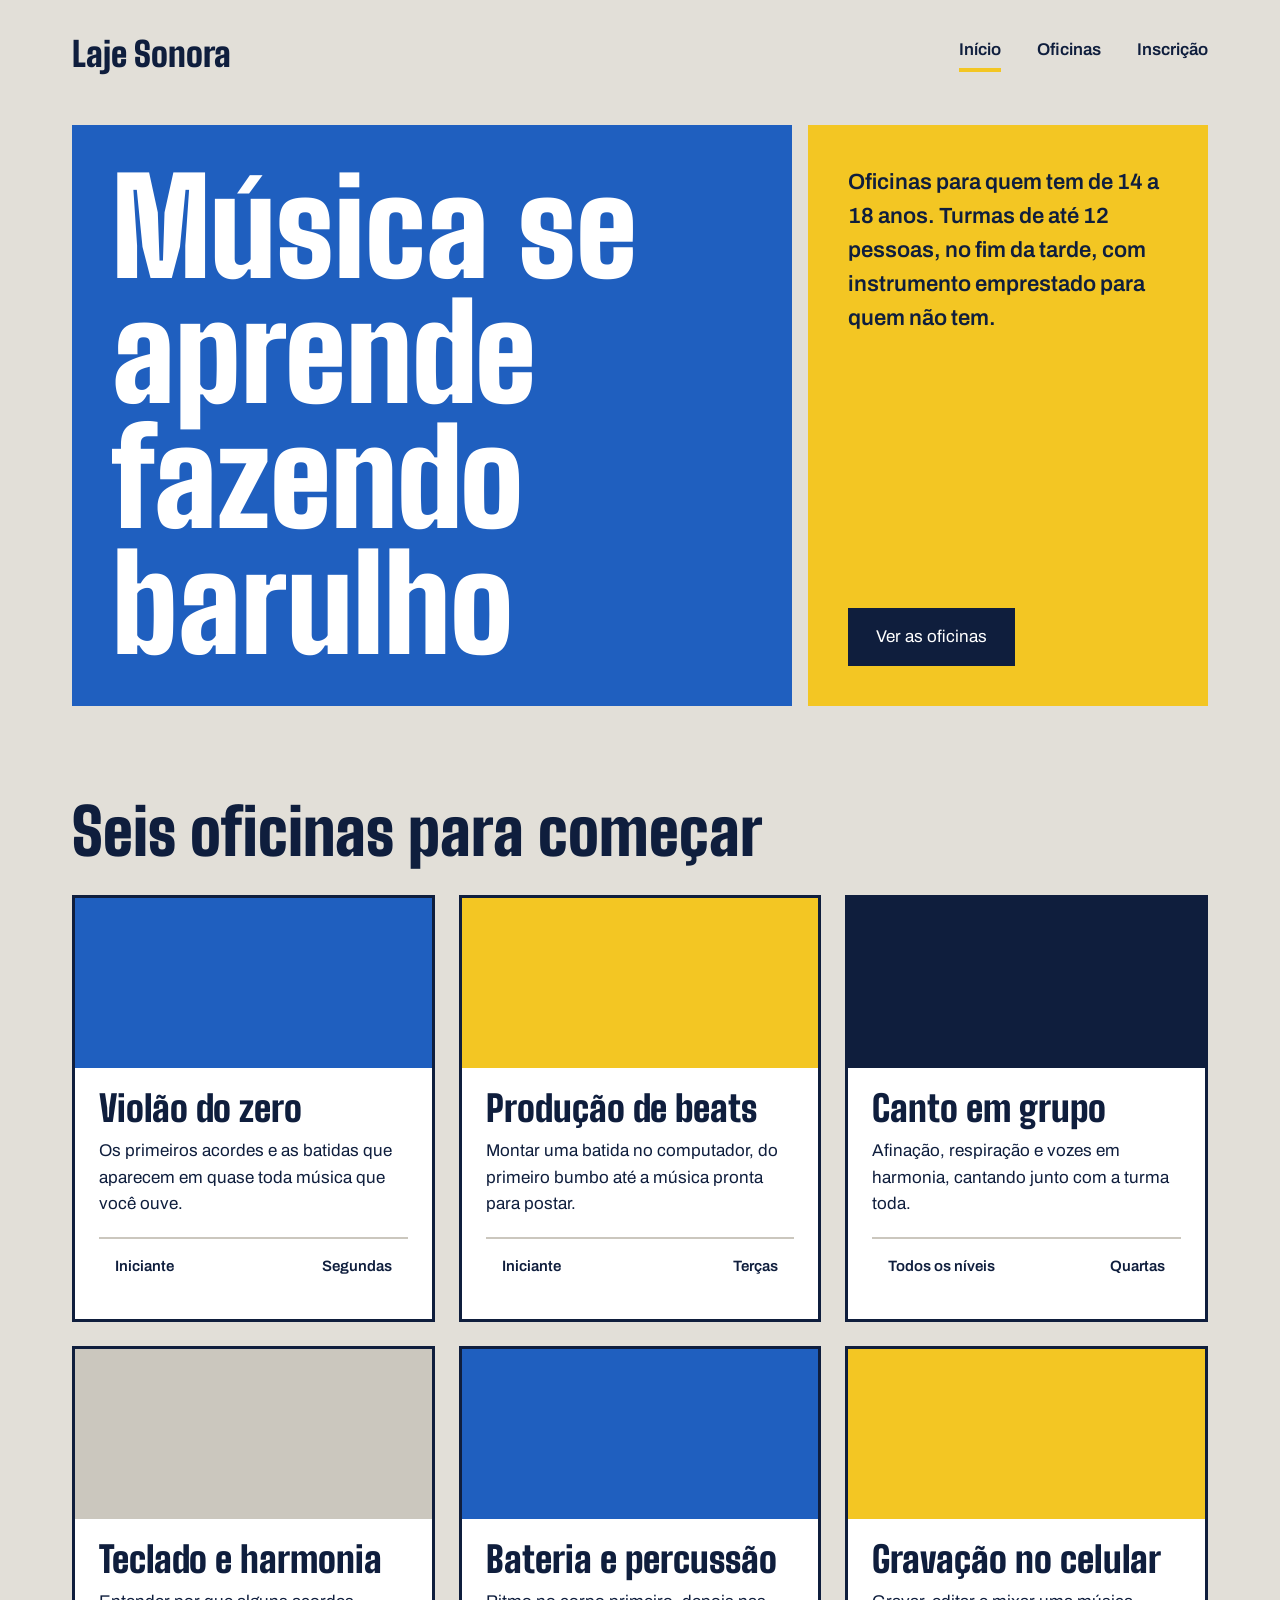
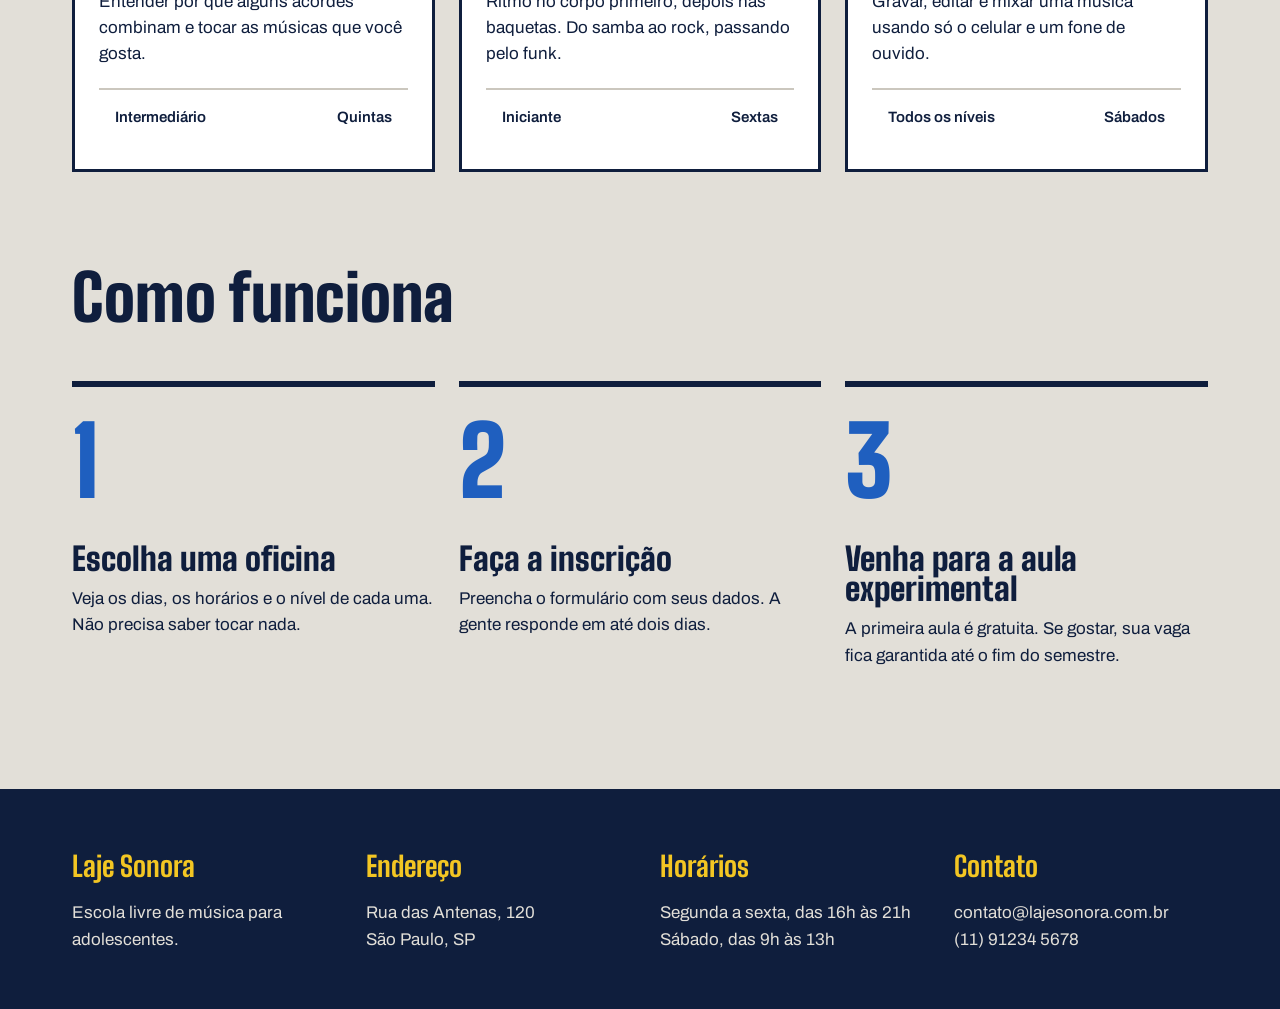
<file: index.html>
<!DOCTYPE html>
<html lang="pt-BR">
<head>
    <meta charset="UTF-8">
    <meta name="viewport" content="width=device-width, initial-scale=1.0">
    <title>Laje Sonora | Início</title>
    <link rel="preconnect" href="https://fonts.googleapis.com">
    <link rel="preconnect" href="https://fonts.gstatic.com" crossorigin>
    <link href="https://fonts.googleapis.com/css2?family=Big+Shoulders:opsz,wght@10..72,100..900&display=swap" rel="stylesheet"><link rel="preconnect" href="https://fonts.googleapis.com">
    <link rel="preconnect" href="https://fonts.gstatic.com" crossorigin>
    <link href="https://fonts.googleapis.com/css2?family=Archivo:ital,wght@0,100..900;1,100..900&family=Big+Shoulders:opsz,wght@10..72,100..900&display=swap" rel="stylesheet">
    <link rel="stylesheet" href="index.css">
</head>
<body>
    <header class="conteudo topo">
        <a href="index.html" class="logo">Laje Sonora</a>
        <nav class="menu">
            <a href="index.html" class="atual">Início</a>
            <a href="oficinas.html">Oficinas</a>
            <a href="inscricao.html">Inscrição</a>
        </nav>
    </header>

    <main>
        <section class="conteudo cartazes">
            <div class="cartaz cartaz-principal">
                <h1>Música se aprende fazendo barulho</h1>
            </div>
            <div class="cartaz cartaz-lateral">
                <p>Oficinas para quem tem de 14 a 18 anos. Turmas de até 12 pessoas, no fim da tarde, com instrumento emprestado para quem não tem.</p>
                <a href="oficinas.html" class="botao">Ver as oficinas</a>
            </div>
        </section>

        <section class="conteudo secao">
            <h2 class="titulo-secao">Seis oficinas para começar</h2>
            <div class="cards">
                <article class="card">
                    <div class="foto foto-azul"></div>
                    <div class="card-texto">
                        <h3>Violão do zero</h3>
                        <p>Os primeiros acordes e as batidas que aparecem em quase toda música que você ouve.</p>
                        <div class="card-info">
                            <span>Iniciante</span>
                            <span>Segundas</span>
                        </div>
                    </div>
                </article>

                <article class="card">
                    <div class="foto foto-amarela"></div>
                    <div class="card-texto">
                        <h3>Produção de beats</h3>
                        <p>Montar uma batida no computador, do primeiro bumbo até a música pronta para postar.</p>
                        <div class="card-info">
                            <span>Iniciante</span>
                            <span>Terças</span>
                        </div>
                    </div>
                </article>

                <article class="card">
                    <div class="foto foto-tinta"></div>
                    <div class="card-texto">
                        <h3>Canto em grupo</h3>
                        <p>Afinação, respiração e vozes em harmonia, cantando junto com a turma toda.</p>
                        <div class="card-info">
                            <span>Todos os níveis</span>
                            <span>Quartas</span>
                        </div>
                    </div>
                </article>

                <article class="card">
                    <div class="foto"></div>
                    <div class="card-texto">
                        <h3>Teclado e harmonia</h3>
                        <p>Entender por que alguns acordes combinam e tocar as músicas que você gosta.</p>
                        <div class="card-info">
                            <span>Intermediário</span>
                            <span>Quintas</span>
                        </div>
                    </div>
                </article>

                <article class="card">
                    <div class="foto foto-azul"></div>
                    <div class="card-texto">
                        <h3>Bateria e percussão</h3>
                        <p>Ritmo no corpo primeiro, depois nas baquetas. Do samba ao rock, passando pelo funk.</p>
                        <div class="card-info">
                            <span>Iniciante</span>
                            <span>Sextas</span>
                        </div>
                    </div>
                </article>

                <article class="card">
                    <div class="foto foto-amarela"></div>
                    <div class="card-texto">
                        <h3>Gravação no celular</h3>
                        <p>Gravar, editar e mixar uma música usando só o celular e um fone de ouvido.</p>
                        <div class="card-info">
                            <span>Todos os níveis</span>
                            <span>Sábados</span>
                        </div>
                    </div>
                </article>
            </div>
        </section>

        <section class="conteudo secao">
            <h2 class="titulo-secao">Como funciona</h2>
            <div class="passos">
                <div class="passo">
                    <p class="passo-numero">1</p>
                    <h3>Escolha uma oficina</h3>
                    <p>Veja os dias, os horários e o nível de cada uma. Não precisa saber tocar nada.</p>
                </div>
                <div class="passo">
                    <p class="passo-numero">2</p>
                    <h3>Faça a inscrição</h3>
                    <p>Preencha o formulário com seus dados. A gente responde em até dois dias.</p>
                </div>
                <div class="passo">
                    <p class="passo-numero">3</p>
                    <h3>Venha para a aula experimental</h3>
                    <p>A primeira aula é gratuita. Se gostar, sua vaga fica garantida até o fim do semestre.</p>
                </div>
            </div>
        </section>
    </main>

    <footer class="rodape">
        <div class="conteudo rodape-colunas">
            <div class="rodape-coluna">
                <h4>Laje Sonora</h4>
                <p>Escola livre de música para adolescentes.</p>
            </div>
            <div class="rodape-coluna">
                <h4>Endereço</h4>
                <p>Rua das Antenas, 120<br>São Paulo, SP</p>
            </div>
            <div class="rodape-coluna">
                <h4>Horários</h4>
                <p>Segunda a sexta, das 16h às 21h<br>Sábado, das 9h às 13h</p>
            </div>
            <div class="rodape-coluna">
                <h4>Contato</h4>
                <p>contato@lajesonora.com.br<br>(11) 91234 5678</p>
            </div>
        </div>
    </footer>
</body>
</html>
</file>
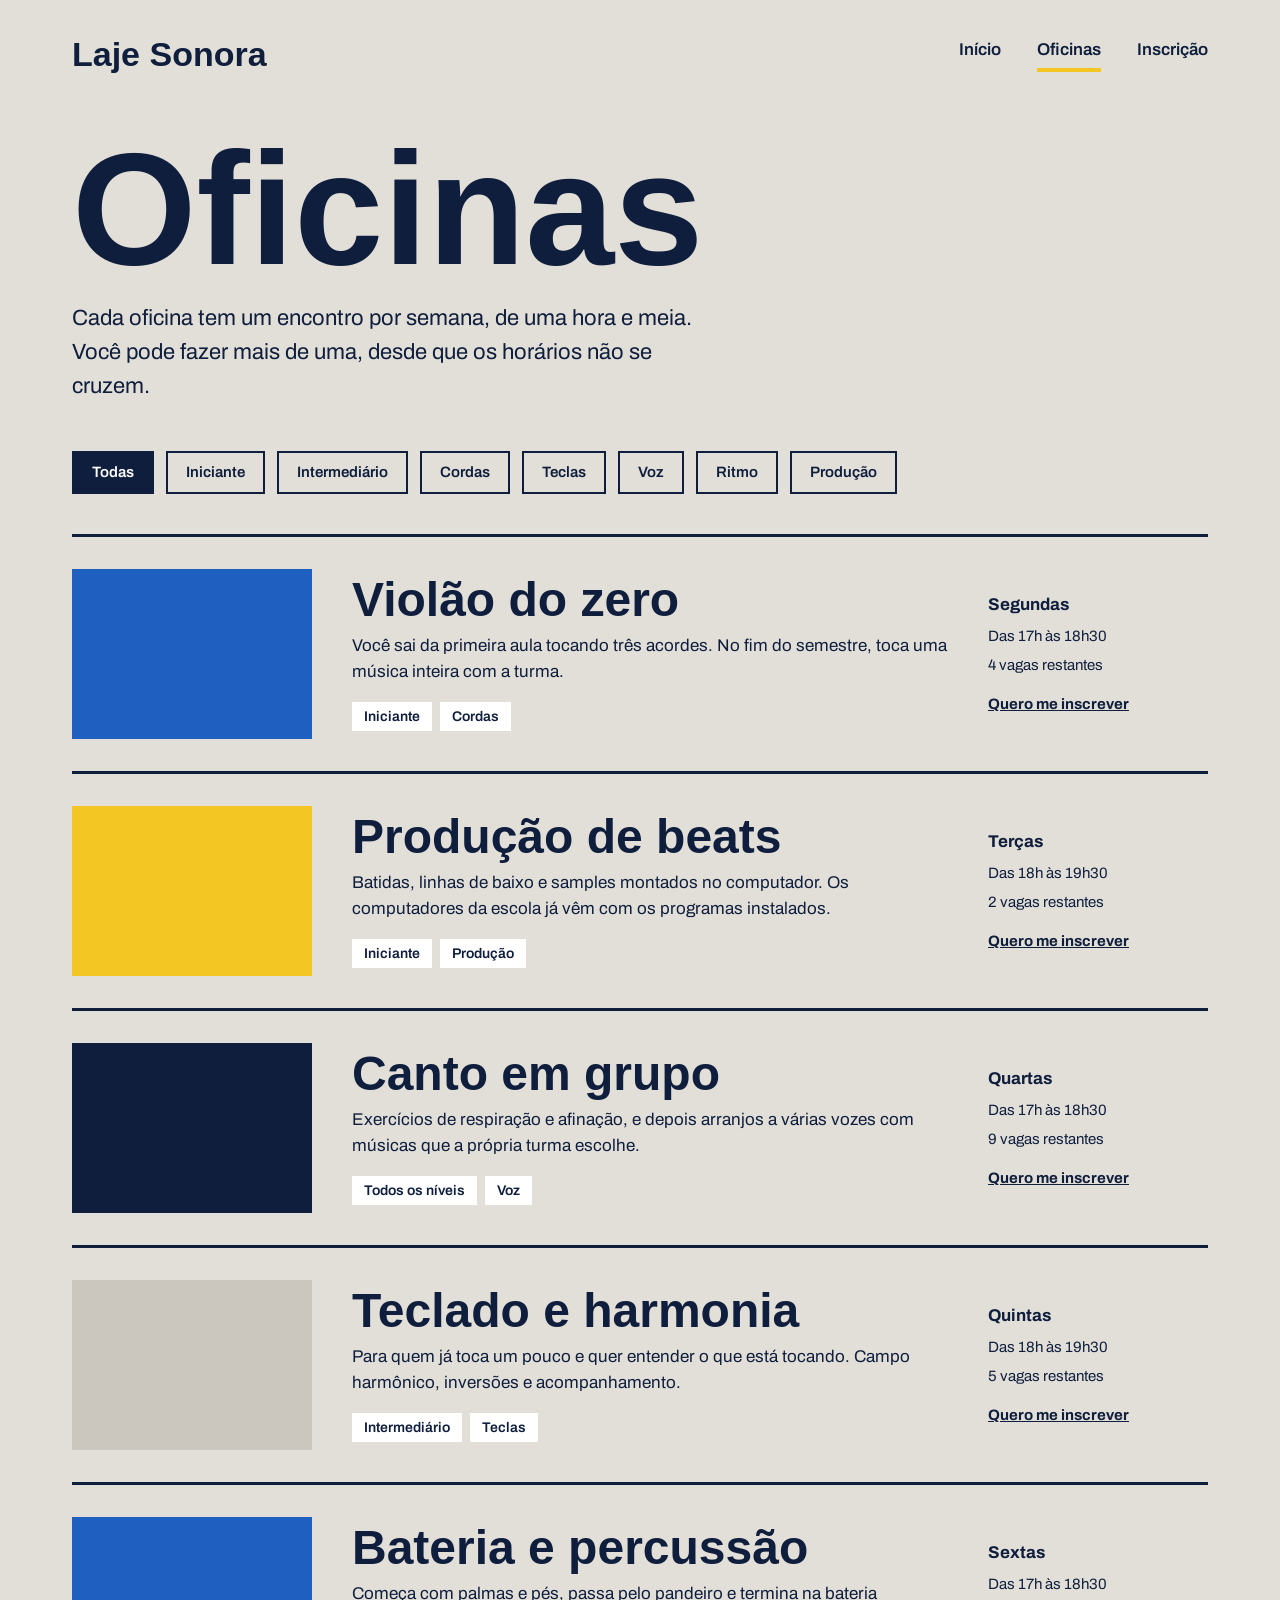
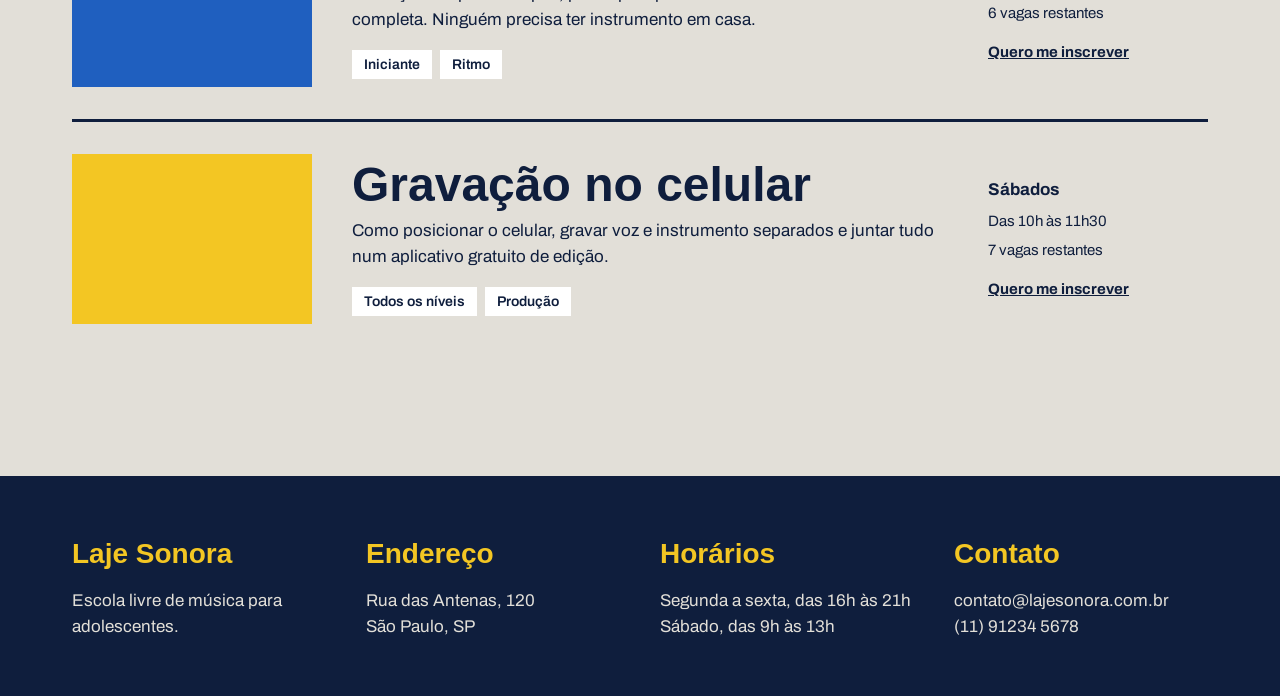
<file: oficinas.html>
<!DOCTYPE html>
<html lang="pt-BR">
<head>
    <meta charset="UTF-8">
    <meta name="viewport" content="width=device-width, initial-scale=1.0">
    <title>Laje Sonora | Oficinas</title>
    <link rel="preconnect" href="https://fonts.googleapis.com">
    <link rel="preconnect" href="https://fonts.gstatic.com" crossorigin>
    <link href="https://fonts.googleapis.com/css2?family=Big+Shoulders:opsz,wght@10..72,100..900&display=swap" rel="stylesheet"><link rel="preconnect" href="https://fonts.googleapis.com">
    <link rel="preconnect" href="https://fonts.gstatic.com" crossorigin>
    <link href="https://fonts.googleapis.com/css2?family=Archivo:ital,wght@0,100..900;1,100..900&family=Big+Shoulders:opsz,wght@10..72,100..900&display=swap" rel="stylesheet">
    <link rel="stylesheet" href="oficinas.css">
</head>
<body>
    <header class="conteudo topo">
        <a href="index.html" class="logo">Laje Sonora</a>
        <nav class="menu">
            <a href="index.html">Início</a>
            <a href="oficinas.html" class="atual">Oficinas</a>
            <a href="inscricao.html">Inscrição</a>
        </nav>
    </header>

    <main class="conteudo">
        <h1 class="titulo-pagina">Oficinas</h1>
        <p class="subtitulo-pagina">Cada oficina tem um encontro por semana, de uma hora e meia. Você pode fazer mais de uma, desde que os horários não se cruzem.</p>
        
        <div class="filtros">
            <span class="filtro ativo">Todas</span>
            <span class="filtro">Iniciante</span>
            <span class="filtro">Intermediário</span>
            <span class="filtro">Cordas</span>
            <span class="filtro">Teclas</span>
            <span class="filtro">Voz</span>
            <span class="filtro">Ritmo</span>
            <span class="filtro">Produção</span>
        </div>

        <div class="lista">
            <article class="oficina">
                <div class="foto foto-azul"></div>
                <div class="oficina-texto">
                    <h2>Violão do zero</h2>
                    <p>Você sai da primeira aula tocando três acordes. No fim do semestre, toca uma música inteira com a turma.</p>
                    <div class="etiquetas">
                        <span class="etiqueta">Iniciante</span>
                        <span class="etiqueta">Cordas</span>
                    </div>
                </div>
                <div class="oficina-detalhes">
                    <strong>Segundas</strong>
                    <span>Das 17h às 18h30</span>
                    <span>4 vagas restantes</span>
                    <a href="inscricao.html">Quero me inscrever</a>
                </div>
            </article>

            <article class="oficina">
                <div class="foto foto-amarela"></div>
                <div class="oficina-texto">
                    <h2>Produção de beats</h2>
                    <p>Batidas, linhas de baixo e samples montados no computador. Os computadores da escola já vêm com os programas instalados.</p>
                    <div class="etiquetas">
                        <span class="etiqueta">Iniciante</span>
                        <span class="etiqueta">Produção</span>
                    </div>
                </div>
                <div class="oficina-detalhes">
                    <strong>Terças</strong>
                    <span>Das 18h às 19h30</span>
                    <span>2 vagas restantes</span>
                    <a href="inscricao.html">Quero me inscrever</a>
                </div>
            </article>

            <article class="oficina">
                <div class="foto foto-tinta"></div>
                <div class="oficina-texto">
                    <h2>Canto em grupo</h2>
                    <p>Exercícios de respiração e afinação, e depois arranjos a várias vozes com músicas que a própria turma escolhe.</p>
                    <div class="etiquetas">
                        <span class="etiqueta">Todos os níveis</span>
                        <span class="etiqueta">Voz</span>
                    </div>
                </div>
                <div class="oficina-detalhes">
                    <strong>Quartas</strong>
                    <span>Das 17h às 18h30</span>
                    <span>9 vagas restantes</span>
                    <a href="inscricao.html">Quero me inscrever</a>
                </div>
            </article>

            <article class="oficina">
                <div class="foto"></div>
                <div class="oficina-texto">
                    <h2>Teclado e harmonia</h2>
                    <p>Para quem já toca um pouco e quer entender o que está tocando. Campo harmônico, inversões e acompanhamento.</p>
                    <div class="etiquetas">
                        <span class="etiqueta">Intermediário</span>
                        <span class="etiqueta">Teclas</span>
                    </div>
                </div>
                <div class="oficina-detalhes">
                    <strong>Quintas</strong>
                    <span>Das 18h às 19h30</span>
                    <span>5 vagas restantes</span>
                    <a href="inscricao.html">Quero me inscrever</a>
                </div>
            </article>

            <article class="oficina">
                <div class="foto foto-azul"></div>
                <div class="oficina-texto">
                    <h2>Bateria e percussão</h2>
                    <p>Começa com palmas e pés, passa pelo pandeiro e termina na bateria completa. Ninguém precisa ter instrumento em casa.</p>
                    <div class="etiquetas">
                        <span class="etiqueta">Iniciante</span>
                        <span class="etiqueta">Ritmo</span>
                    </div>
                </div>
                <div class="oficina-detalhes">
                    <strong>Sextas</strong>
                    <span>Das 17h às 18h30</span>
                    <span>6 vagas restantes</span>
                    <a href="inscricao.html">Quero me inscrever</a>
                </div>
            </article>

            <article class="oficina">
                <div class="foto foto-amarela"></div>
                <div class="oficina-texto">
                    <h2>Gravação no celular</h2>
                    <p>Como posicionar o celular, gravar voz e instrumento separados e juntar tudo num aplicativo gratuito de edição.</p>
                    <div class="etiquetas">
                        <span class="etiqueta">Todos os níveis</span>
                        <span class="etiqueta">Produção</span>
                    </div>
                </div>
                <div class="oficina-detalhes">
                    <strong>Sábados</strong>
                    <span>Das 10h às 11h30</span>
                    <span>7 vagas restantes</span>
                    <a href="inscricao.html">Quero me inscrever</a>
                </div>
            </article>
        </div>
    </main>

    <footer class="rodape">
        <div class="conteudo rodape-colunas">
            <div class="rodape-coluna">
                <h4>Laje Sonora</h4>
                <p>Escola livre de música para adolescentes.</p>
            </div>
            <div class="rodape-coluna">
                <h4>Endereço</h4>
                <p>Rua das Antenas, 120<br>São Paulo, SP</p>
            </div>
            <div class="rodape-coluna">
                <h4>Horários</h4>
                <p>Segunda a sexta, das 16h às 21h<br>Sábado, das 9h às 13h</p>
            </div>
            <div class="rodape-coluna">
                <h4>Contato</h4>
                <p>contato@lajesonora.com.br<br>(11) 91234 5678</p>
            </div>
        </div>
    </footer>
</body>
</html>
</file>
<file: index.css>
* {
    margin: 0;
    padding: 0;
    box-sizing: border-box;
}

:root{
    --concreto: #E2DFD8;
    --concreto-escuro: #CBC7BE;
    --tinta: #0F1E3D;
    --caixa-dagua: #1F5FBF;
    --fita: #F3C623;
    --branco: #FFFFFF;


    --fonte-cartaz: "Big Shoulders", "Arial Narrow", sans-serif;
    --fonte-texto: "Archivo", Arial, sans-serif;
}

body{
    background: var(--concreto);
    color: var(--tinta);
    font-family: var(--fonte-texto);
    font-size: 17px;
    line-height: 1.55;
}

a{
    color: inherit
}

h1, h2, h3{
    font-family: var(--fonte-cartaz);
    font-weight: 900;
    line-height: 0.95;
}

.conteudo{
    max-width: 1200px;
    margin-inline: auto;
    padding-inline: 32px;
}

.topo{
    padding-block: 28px;
    display: flex;
    justify-content: space-between;
    align-items: center;


}

.logo{
    font-family: var(--fonte-cartaz);
    font-size: 34px;
    font-weight: 900;
    text-decoration: none;
}

.menu{
    display: flex;
    gap: 36px;
}

.menu a{
    font-weight: 600;
    text-decoration: none;
    padding-bottom: 4px;
    border-bottom: 4px solid transparent;
}

.menu a:hover{
    border-bottom-color: var(--tinta); 
}

.menu a.atual{
    border-bottom-color: var(--fita); 
}

.cartazes{
    margin-top: 16px;
    display: flex;
    gap: 16px;
}

.cartaz{
    padding: 40px;
}

.cartaz-principal{
    background-color: var(--caixa-dagua);
    color: var(--branco);
    flex: 2;

    h1{
        font-size: 132px;
        max-width: 9ch;
    }
}

.cartaz-lateral{
    flex: 1;
    display: flex;
    flex-direction: column;
    justify-content: space-between;
    gap: 32px;
    background-color: var(--fita);

    p{
        font-size: 22px;
        font-weight: 600;
        height: 1.3;
    }
}
.botao{
    background-color: var(--tinta);
    color: var(--branco);
    font-weight: 700;
    text-decoration: none;
    padding: 16px 28px;
    border: none;
    font: var(--fonte-texto);
    font-size: 17px;
    cursor: pointer;
    
}

.botao:hover{
    background-color: var(--caixa-dagua);
}

.cartaz-lateral{
    align-items: flex-start
}

.secao{
    margin-top: 96px;
}

.titulo-secao{
    font-size: 64px;
    margin-bottom: 32px;
}

.cards {
    display: flex;
    flex-wrap: wrap;
    gap: 24px;
}
.card {
    background: var(--branco);
    border: 3px solid var(--tinta);
    flex: 1 1 340px;
}
.card .foto {
    height: 170px;
}
.foto {
    background-color: var(--concreto-escuro);
}

.foto-azul {
    background-color: var(--caixa-dagua);
}

.foto-amarela {
    background-color: var(--fita);
}

.foto-tinta {
    background-color: var(--tinta);
}

.card-texto {
    padding: 24px;
}

.card h3 {
    font-size: 36px;
    margin-bottom: 12px;
}

.card-info{
    margin-top: 20px;
    padding: 16px;
    border-top: 2px solid var(--concreto-escuro);
    font-weight: 600;
    font-size: 15px;
    display: flex;
    justify-content: space-between;
}

.passos {
    display: flex;
    gap: 24px;
}

.passo {
    border-top: 6px solid var(--tinta);
    margin-top: 20px;
    flex: 1;
}

.passo-numero {
    font-family: var(--fonte-cartaz);
    font-size: 96px;
    font-weight: 900;
    color: var(--caixa-dagua);
    height: 1;
}

.passo h3 {
    font-size: 32px;
    margin-block: 8px 12px;
}

.rodape {
    margin-top: 120px;
    background-color: var(--tinta);
    color: var(--concreto);
    padding-block: 56px;
}

.rodape-colunas {
    display: flex;
    justify-content: space-between;
    gap: 40px;
}

.rodape-coluna {
    flex: 1;
}

.rodape h4 {
    font-family: var(--fonte-cartaz);
    font-size: 28px;
    color: var(--fita);
    margin-bottom: 12px;
}
</file>
<file: oficinas.css>
* {
    margin: 0;
    padding: 0;
    box-sizing: border-box;
}

:root {
    --concreto: #E2DFD8;
    --concreto-escuro: #CBC7BE;
    --tinta: #0F1E3D;
    --caixa-dagua: #1F5FBF;
    --fita: #F3C623;
    --branco: #FFFFFF;
    
    --fonte-cartaz: "Big Shoulders Display", "Arial Narrow", sans-serif;
    --fonte-texto: "Archivo", Arial, sans-serif;
}

body {
    background-color: var(--concreto);
    color: var(--tinta);
    font-family: var(--fonte-texto);
    font-size: 17px;
    line-height: 1.55;
}

a {
    color: inherit;
}

h1, h2, h3 {
    font-family: var(--fonte-cartaz);
    font-weight: 900;
    line-height: 0.95;
}

.conteudo {
    max-width: 1200px;
    margin-inline: auto;
    padding-inline: 32px;
}

.topo {
    padding-block: 28px;
    display: flex;
    justify-content: space-between;
    align-items: center;
}

.logo {
    font-family: var(--fonte-cartaz);
    font-size: 34px;
    font-weight: 900;
    text-decoration: none;
}

.menu {
    display: flex;
    gap: 36px;
}

.menu a {
    font-weight: 600;
    text-decoration: none;
    padding-bottom: 4px;
    border-bottom: 4px solid transparent;
}

.menu a:hover {
    border-bottom-color: var(--tinta);
}

.menu a.atual {
    border-bottom-color: var(--fita);
}

.rodape {
    margin-top: 120px;
    background-color: var(--tinta);
    color: var(--concreto);
    padding-block: 56px;
}

.rodape-colunas {
    display: flex;
    justify-content: space-between;
    gap: 40px;
}

.rodape-coluna {
    flex: 1;
}

.rodape h4 {
    font-family: var(--fonte-cartaz);
    font-size: 28px;
    color: var(--fita);
    margin-bottom: 12px;
}

.foto {
    background-color: var(--concreto-escuro);
}

.foto-azul {
    background-color: var(--caixa-dagua);
}

.foto-amarela {
    background-color: var(--fita);
}

.foto-tinta {
    background-color: var(--tinta);
}

.titulo-pagina {
    font-size: 160px;
    margin-top: 24px;
}

.subtitulo-pagina {
    font-size: 22px;
    max-width: 640px;
    margin-top: 16px;
}

.filtros {
    margin-top: 48px;
    display: flex;
    flex-wrap: wrap;
    gap: 12px;
}

.filtro {
    border: 2px solid var(--tinta);
    padding: 8px 18px;
    font-weight: 600;
    font-size: 15px;
    background-color: transparent;
}

.filtro.ativo {
    background-color: var(--tinta);
    color: var(--branco);
}

.lista {
    margin-top: 40px;
}

.oficina {
    padding-block: 32px;
    border-top: 3px solid var(--tinta);
    display: flex;
    align-items: center;
    gap: 40px;
}

.oficina .foto {
    width: 240px;
    height: 170px;
    flex-shrink: 0;
}

.oficina-texto {
    flex: 1;
}

.oficina h2 {
    font-size: 48px;
    margin-bottom: 10px;
}

.etiquetas {
    margin-top: 16px;
    display: flex;
    gap: 8px;
}

.etiqueta {
    background-color: var(--branco);
    padding: 4px 12px;
    font-size: 14px;
    font-weight: 600;
}

.oficina-detalhes {
    width: 220px;
    font-size: 15px;
    display: flex;
    flex-direction: column;
    gap: 6px;
}

.oficina-detalhes strong {
    font-size: 17px;
}

.oficina-detalhes a {
    margin-top: 10px;
    font-weight: 700;
}
</file>
